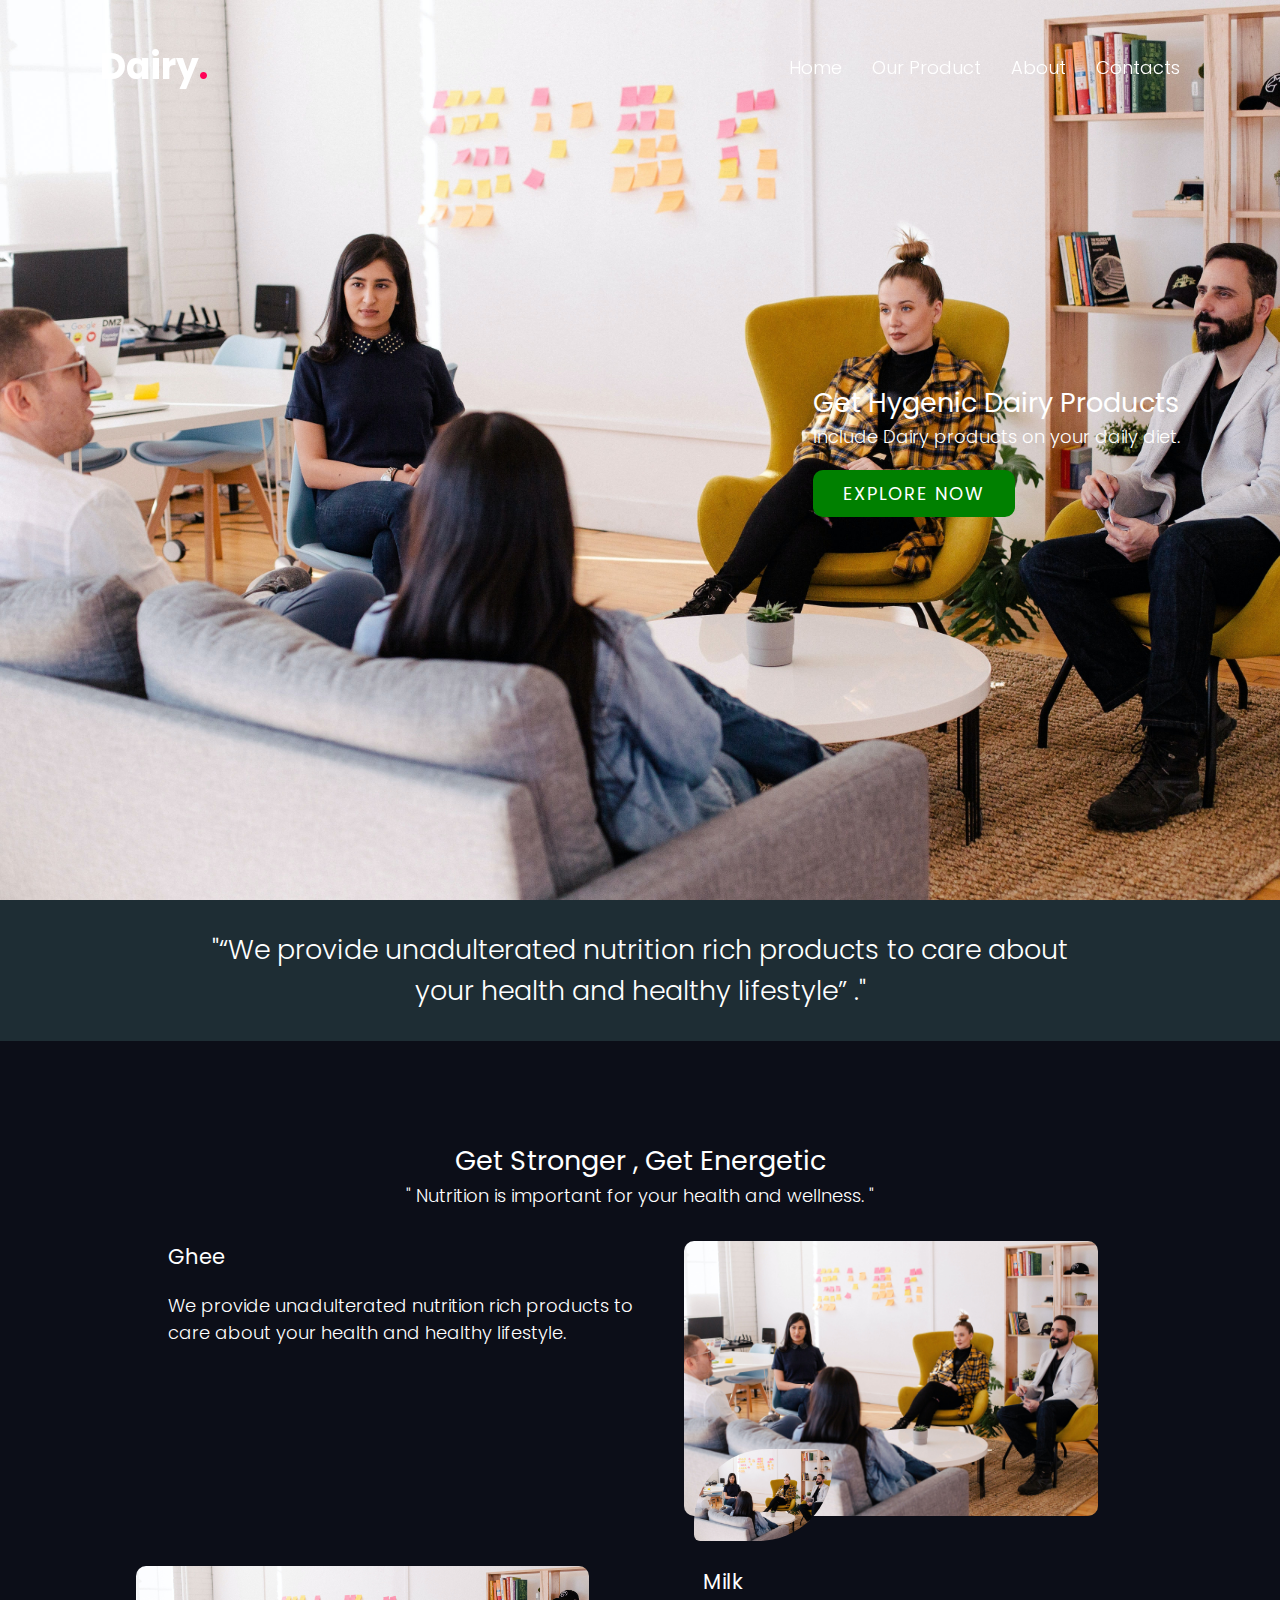
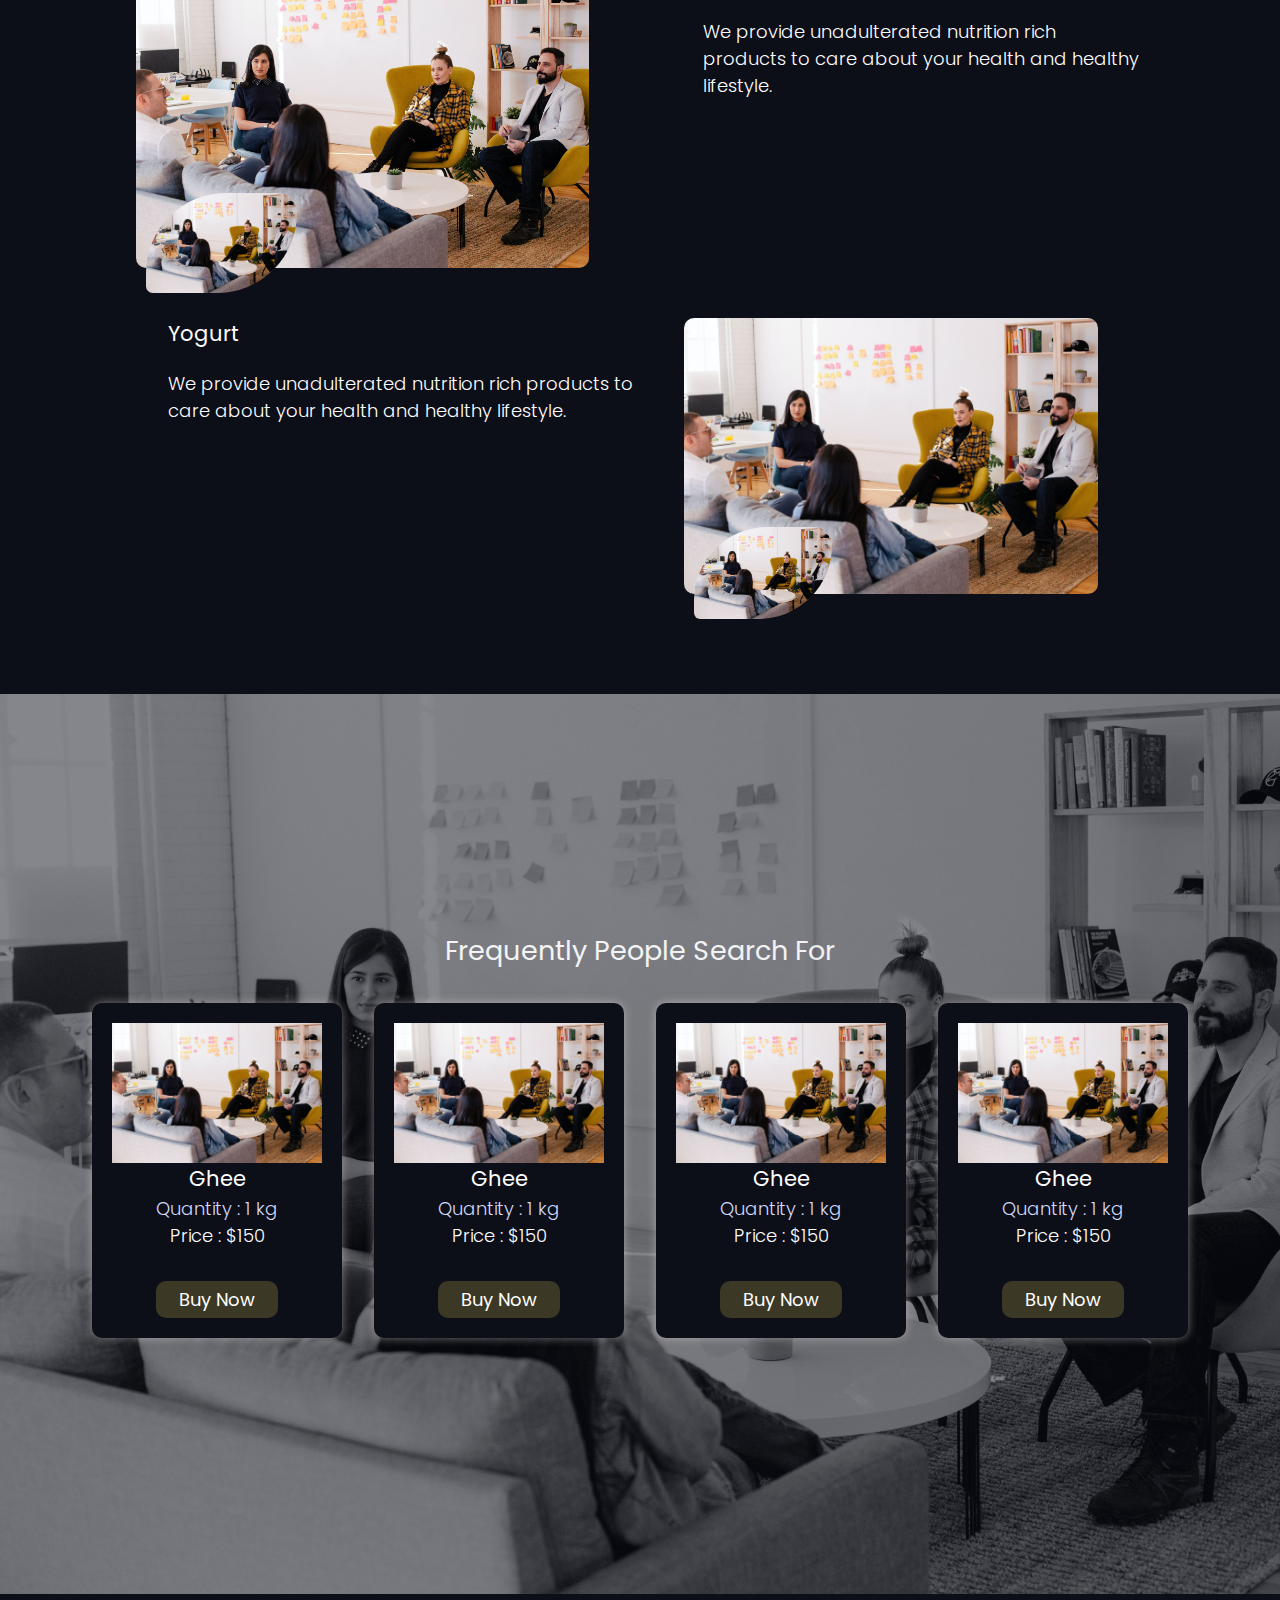
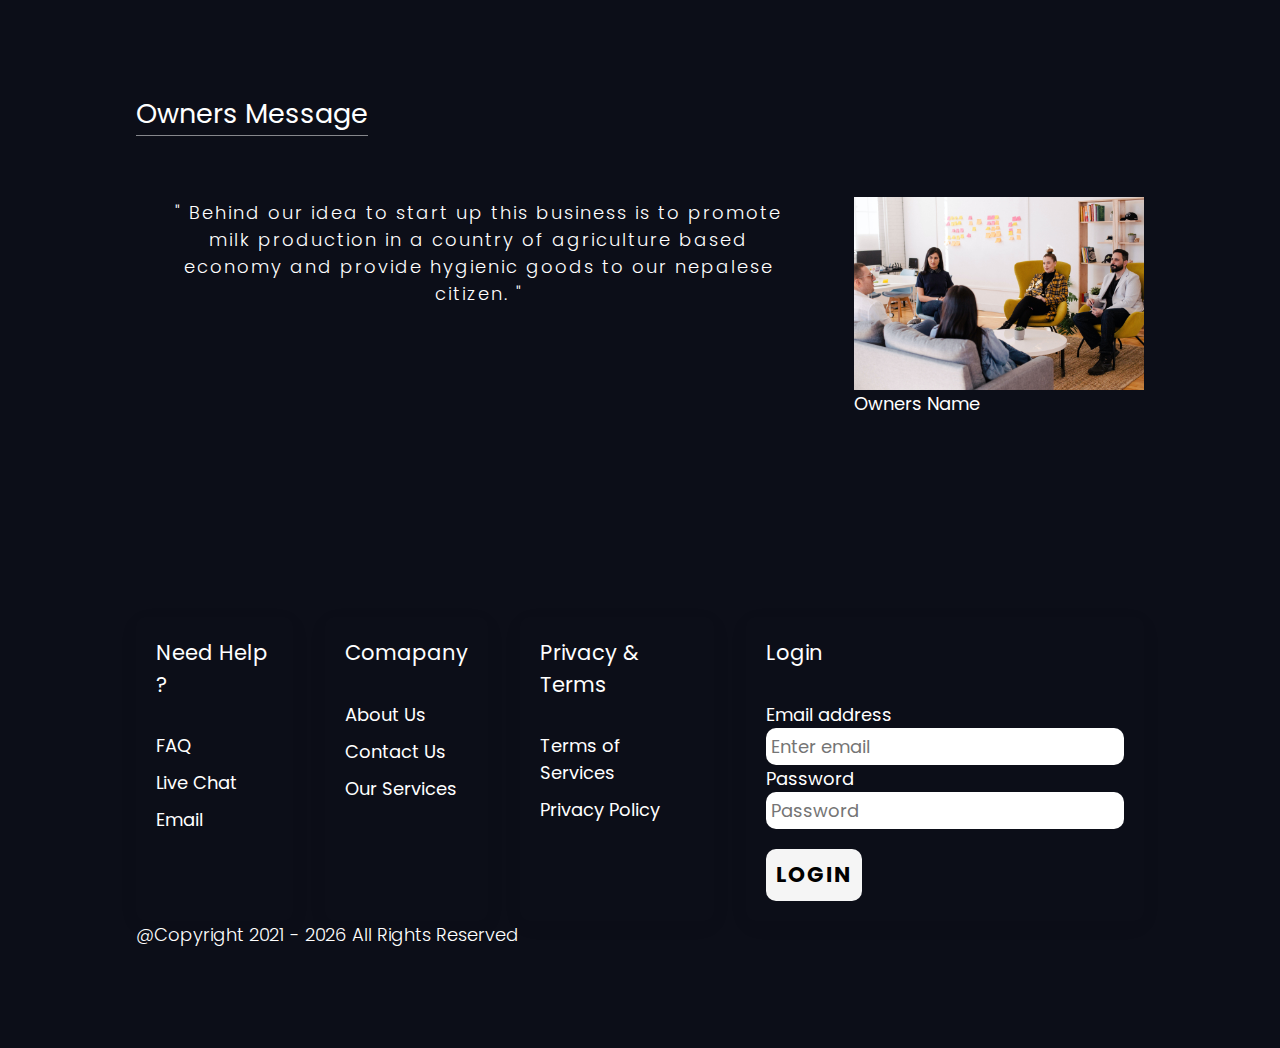
<file: dairy.html>
<!DOCTYPE html>
<html lang="en">
  <head>
    <meta charset="UTF-8" />
    <meta http-equiv="X-UA-Compatible" content="IE=edge" />
    <meta name="viewport" content="width=device-width, initial-scale=1.0" />
    <title>Dairy</title>
    <link rel="stylesheet" href="css/dairy.css" />
  </head>
  <body>
    <header>
      <a href="#" class="logo">Dairy<span>.</span></a>
      <div class="menuToggle" onclick="toggleMenu();">
          
      </div>
      <ul class="navigation">
        <li><a href="#banner" onclick="toggleMenu();">Home</a></li>
        <li><a href="#our_product" onclick="toggleMenu();">Our Product</a></li>
        <li><a href="#about" onclick="toggleMenu();">About</a></li>

        <!-- <li>
          <a href="#testimonials" onclick="toggleMenu();">Testimonials</a>
        </li> -->
        <li><a href="#contact" onclick="toggleMenu();">Contacts</a></li>
      </ul>
    </header>
    <section class="banner" id="banner">
      <div class="hero flex jc_ai">
        <div class="content jc_ai">
          <h2>Get Hygenic Dairy Products</h2>
          <p>
            Include Dairy products on your daily diet.
          </p>
          <a href="#" class="btn">Explore Now</a>
        </div>
        <!-- <div class="right_image">
          <div class="border-banner">
          <img class="clippath" src="./assets/img/banner-left.jpeg" alt="" />
          </div>
        </div> -->
       
      </div>
    </section>

    <!-- section for quote  -->
    <section class="quote bg-main" id="quote">
      <div class="quote-content">
        <p class="text-white w-50">
          "“We provide unadulterated nutrition rich products to care about your health and healthy lifestyle” ."
        </p>
      </div>
    </section>
<!-- section time line card side bt side -->
    <section class="service_timeline bg-dark" id="service">
        <div class="container ">
            <div class="row ">
            <div class="col-md-12 flex jc_ai">
                <div class="section-title  mb2">
                <h2 style="text-align: center;">Get Stronger , Get Energetic</h2>
                <p class="text-white">
                    " Nutrition is important for your health and wellness. "
                </p>
                </div>
            </div>
            </div>
            <div class="row timeline_hover">
            <div class="col-md-12">
                <div class="timeline flex">
                <div class="timeline-item flex jc_ac">
                    <div class="timeline-icon">
                    <i class="fa fa-cutlery"></i>
                    </div>
                    <div class="timeline-content w100">
                    <h3 class="pbe_20">
                        <a class="text-white text-none" href="#">
                        Ghee
                        </a>
                    </h3>
                    <p class="text-white">
                        We provide unadulterated nutrition rich products to care about your health and healthy lifestyle.
                    </p>
                    </div>
                    <!-- image with absolute position 2 image -->
                    <div class="timeline-image">
                    <img class="timeline_image_self_right" src="./assets/img/banner-left.jpeg" alt="" />
                    <img class="timeline_image_self_abs" src="./assets/img/banner-left.jpeg" alt="" />

                    </div>

                </div>
                
              </div>
              </div>
            </div>
            <!-- left -->
            <div class="row timeline_hover item_2" style="margin-top:50px;">
              <div class="col-md-12">
                  <div class="timeline flex">
                    <div class="timeline-image">
                      <img class="timeline_image_self_right" src="./assets/img/banner-left.jpeg" alt="" />
                      <img class="timeline_image_self_abs" src="./assets/img/banner-left.jpeg" alt="" />
  
                      </div>
                  <div class="timeline-item flex jc_ac">
                      <div class="timeline-icon">
                      <i class="fa fa-cutlery"></i>
                      </div>
                      <div class="timeline-content w100">
                      <h3 class="pbe_20">
                          <a class="text-white text-none" href="#">
                          Milk
                          </a>
                      </h3>
                      <p class="text-white">
                          We provide unadulterated nutrition rich products to care about your health and healthy lifestyle.
                      </p>
                      </div>
                      <!-- image with absolute position 2 image -->
                      <!-- <div class="timeline-image">
                      <img class="timeline_image_self_right" src="./assets/img/banner-left.jpeg" alt="" />
                      <img class="timeline_image_self_abs" src="./assets/img/banner-left.jpeg" alt="" />
  
                      </div> -->
  
                  </div>
                  
                </div>
                </div>
              </div>

              <div class="row timeline_hover item_2" style="margin-top:50px;">
                <div class="col-md-12">
                    <div class="timeline flex">
                      <!-- <div class="timeline-image">
                        <img class="timeline_image_self_right" src="./assets/img/banner-left.jpeg" alt="" />
                        <img class="timeline_image_self_abs" src="./assets/img/banner-left.jpeg" alt="" />
    
                        </div> -->
                    <div class="timeline-item flex jc_ac">
                        <div class="timeline-icon">
                        <i class="fa fa-cutlery"></i>
                        </div>
                        <div class="timeline-content w100">
                        <h3 class="pbe_20">
                            <a class="text-white text-none" href="#">
                            Yogurt
                            </a>
                        </h3>
                        <p class="text-white">
                            We provide unadulterated nutrition rich products to care about your health and healthy lifestyle.
                        </p>
                        </div>
                        <!-- image with absolute position 2 image -->
                        <div class="timeline-image">
                        <img class="timeline_image_self_right" src="./assets/img/banner-left.jpeg" alt="" />
                        <img class="timeline_image_self_abs" src="./assets/img/banner-left.jpeg" alt="" />
    
                        </div>
    
                    </div>
                    
                  </div>
                  </div>
                </div>
        </div>
        
    </section>

    <!-- product card 5 items in one row -->
    <section class="product_card bg-dark" id="product">
      <div class="container ">
        <div class="row">
          <div class="col-md-12 flex jc_ai">
            <div class="section-title  mb2">
              <h2>Frequently People Search For</h2>
              <!-- <p class="text-white">
                " Nutrition is important for your health and wellness. "
              </p> -->
            </div>
          </div>
        </div>
        <div class="row ">
          <div class="col-md-12">
            <div class="product_card_container flex jc_ac">
              <div class="product_card_item ">
                <div class="product_card_item_image">
                  <img src="./assets/img/banner-left.jpeg" alt="" />
                </div>
                <div class="product_card_item_content">
                  <h3>
                    <a class="text-white text-none flex jc_ai" href="#">
                      Ghee
                    </a>
                  </h3>
                  <p class="text-accent flex jc_ai">
                   <!-- quantity  -->
                   <!-- <span class="text-white"> -->
                    Quantity :
                    <!-- </span> -->
                     1 kg
                  </p>
                  <p class="text-white mb2 flex jc_ai">
                    <span class="text-white">
                      Price : $150
                    </span>
                  </p>
                  <a href="#" class="btn-warning text-white text-none flex jc_ai">Buy Now</a>
                </div>
              </div>
              <div class="product_card_item">
                <div class="product_card_item_image">
                  <img src="./assets/img/banner-left.jpeg" alt="" />
                </div>
                <div class="product_card_item_content">
                  <h3>
                    <a class="text-white text-none flex jc_ai" href="#">
                      Ghee
                    </a>
                  </h3>
                  <p class="text-accent flex jc_ai">
                   <!-- quantity  -->
                   <!-- <span class="text-white"> -->
                    Quantity :
                    <!-- </span> -->
                     1 kg
                  </p>
                  <p class="text-white mb2 flex jc_ai">
                    <span class="text-white">
                      Price : $150
                    </span>
                  </p>
                  <a href="#" class="btn-warning text-white text-none flex jc_ai">Buy Now</a>
                </div>
              </div>
              <div class="product_card_item">
                <div class="product_card_item_image">
                  <img src="./assets/img/banner-left.jpeg" alt="" />
                </div>
                <div class="product_card_item_content">
                  <h3>
                    <a class="text-white text-none flex jc_ai" href="#">
                      Ghee
                    </a>
                  </h3>
                  <p class="text-accent flex jc_ai">
                   <!-- quantity  -->
                   <!-- <span class="text-white"> -->
                    Quantity :
                    <!-- </span> -->
                     1 kg
                  </p>
                  <p class="text-white mb2 flex jc_ai">
                    <span class="text-white">
                      Price : $150
                    </span>
                  </p>
                  <a href="#" class="btn-warning text-white text-none flex jc_ai">Buy Now</a>
                </div>
              </div>
              <div class="product_card_item">
                <div class="product_card_item_image">
                  <img src="./assets/img/banner-left.jpeg" alt="" />
                </div>
                <div class="product_card_item_content">
                  <h3>
                    <a class="text-white text-none flex jc_ai" href="#">
                      Ghee
                    </a>
                  </h3>
                  <p class="text-accent flex jc_ai">
                   <!-- quantity  -->
                   <!-- <span class="text-white"> -->
                    Quantity :
                    <!-- </span> -->
                     1 kg
                  </p>
                  <p class="text-white mb2 flex jc_ai">
                    <span class="text-white">
                      Price : $150
                    </span>
                  </p>
                  <a href="#" class="btn-warning text-white text-none flex jc_ai">Buy Now</a>
                </div>
              </div>
            </div>
          </div>
        </div>
      </div>
    </section>
<!-- owners message -->
<section class="owners_message bg-dark" id="owners_message">
  <div class="container">
    <div class="row">
      <div class="col-md-12 flex jc_ac">
        <div class="section-title  mb2">
          <h2 style="border-bottom: 1px solid rgba(255, 255, 255, 0.5);">Owners Message</h2>
          <!-- <p class="text-white">
            " Nutrition is important for your health and wellness. "
          </p> -->
        </div>
      </div>
    </div>
    <div class="row">
      <div class="col-md-12">
        <div class="owners_message_container flex jc_ac">
          <div class="owners_message_item flex">
            <div class="owners_message_item_content">
              <h3>
                <!-- <a class="text-white text-none" href="#">
                  Owners Message
                </a> -->
              </h3>
              <p class="text-white ls_p">
                " Behind our idea to start up this business is to promote milk production in a country of agriculture based economy and provide hygienic goods to our nepalese citizen. "
              </p>
            </div>
            <div class="owners_message_item_image w80">
              <img style="margin-top: 10%;" class="w65" src="./assets/img/banner-left.jpeg" alt="" />
              <h4 class="text-white">Owners Name</h4>
            </div>
            
          </div>    
</section>

    <!-- section footer 4 colums with login form -->
    <section class="footer_main" id="footer">
        <!-- 4 column footer -->
        <div class="container footer_container">
            <div class="footer_list flex js_ai">
              <!-- div col 1 -->
              <div class="footer_item flex jc_sa gap">
                <div class="footer_item_content flex js_ai">
                  <h3 class="footer_item_title text-white">
                     Need Help ?
                  </h3>
                  <ul>
                    <li>FAQ</li>
                    <li>Live Chat</li>
                    <li>Email</li>
                  </ul>
                </div>
              <!-- div col 2 -->
              <div class="footer_item_content flex js_ai gap">
                <h3 class="footer_item_title text-white">
                   Comapany
                </h3>
                <ul>
                  <li>About Us</li>
                  <li>Contact Us</li>
                  <li>Our Services</li>
                </ul>
              </div>
              <!-- div col 3 -->
              <div class="footer_item_content flex js_ai gap">
                <h3 class="footer_item_title text-white">
                   Privacy & Terms
                </h3>
                <ul>
                  <li>Terms of Services</li>
                  <li>Privacy Policy</li>
                  
                </ul>
              </div>
              <!-- div col 4 login form -->
              <div class="footer_item_content flex js_ai gap">
                <h3 class="footer_item_title_login text-white">
                   Login
                </h3>
                <form>
                  <div class="form-group">
                    <label for="exampleInputEmail1" class="text-white">Email address</label><br />
                    <input type="email" class="form-control mail_pwd" id="exampleInputEmail1" aria-describedby="emailHelp" placeholder="Enter email">
                    
                  </div>
                  <div class="form-group">
                    <label for="exampleInputPassword1" class="text-white">Password</label><br/>
                    <input type="password" class="form-control mail_pwd" id="exampleInputPassword1"  placeholder="Password">
                    
                  </div>
                  <!-- <div class="form-group">
                    <label for="exampleInputPassword1" class="text-white">Password</label>
                    <input type="password" class="form-control" id="exampleInputPassword1" placeholder="Password">
                  </div> -->
                  
                  <button type="submit" class="btn btn-primary">Login</button>
                </form>
              </div>
              <!-- ends -->
            </div>
        </div>
        <!-- copyright -->
        <div class="copyright">
            <p class="text-white">
              @Copyright 2021 -  
              <!-- copyright using js current year date -->
              <span id="year" class="text-white"></span>
              All Rights Reserved
              </p>
              </div>
      </section>
    <script src="./js/script.js"></script>

  </body>
</html>
</file>
<file: css/dairy.css>
/* -------------------------- */
/* Custom Properties */
/* -------------------------- */

/* imports */
@import url('https://fonts.googleapis.com/css?family=Poppins:200,300,400,500,600,700,800,900&display=swap');

:root{
  --clr-dark: 230 35% 7%;
  --clr-light: 231 77% 90%;
  --clr-white: 0 0% 100%;
  /* --clr-primary: #ff5c5c; */
    --clr-primary: #1E2D34;
    --clr-secondary: #fff;
    --clr-blue: 230 68.45% 60.38%;
  /* font-sizes */

  --fs-900: 9.375rem;
  --fs-800: 6.25rem;
  --fs-700: 3.5rem;
  --fs-600: 2rem;
  --fs-500: 1.75rem;
  --fs-400: 1.125rem;
  --fs-300: 1rem;
  --fs-200: 0.875rem;

  /* font families */

  --ff-serif: "Bellefair",serif;
  --ff-sans-cond: "Barlow Condensed", sans-serif;
  --ff-sans-normal: "Barlow", sans-serif;


  /* gap */
  --gap: 2rem;



}

/* -------------------------- */
/* Reset */
/* -------------------------- */

/* https://piccalil.li/blog/a-modern-css-reset/ */

/* Box sizing */
*,
*::before,
*::after{
  /* box-sizing:border-box; */
  margin: 0;
  padding: 0;
  box-sizing: border-box;
  font-family: 'Poppins', sans-serif;
  scroll-behavior: smooth;
}

/* Reset Margin */

body,
h1,
h2,
h3,
h4,
h5,
p,
figure,
picture{
  margin: 0;
}

h1,
h2,
h3,
h4,
h5,
p{
  font-weight: 400;
}
/* set up the body */
body{
  font-family: var(--ff-sans-normal);
  font-size: var(--fs-400);
  background: hsl(var(--clr-dark));
  color: hsl(var(--clr-white));
  line-height: 1.5;
  min-height:100vh;
}

/* make images easier to work with */
img,
picture{
  max-width: 100%;
  display: block;
}

/* make form elements easier to work with */
input,
button,
textarea,
select{
  font: inherit;
}

/* remove animations for people who have turned them off */

@media (prefers-reduced-motion: reduce){
  *,
  *::before,
  *::after{
    animation-duration: 0.01ms !important;
    animation-iteration-count: 1 !important;
    transition-duration: 0.01ms !important;
    scroll-behavior: auto !important;
  }
}


/* -------------------------- */
/* Utility Classes */
/* -------------------------- */

/* margins */
.mb2{
  margin-bottom: var(--gap, 1rem);
}

/* widths */
.w100{
  width: 100%;
}
.w95{
  width: 95%;
}
.w90{
  width: 90%;
}
.w80{
  width: 80%;
}
.w75{
  width: 75%;
}
.w66{
  width: 66%;
}

.flex{
  display:flex;
  gap: var(--gap, 1rem);
}

/* paddings */
.pbe_20{
  padding-block-end: 20px;
}
/* justify contents && align contents */
.jc_ac, .ji_ai{
  /* justify-content:space-around;
  align-content:space-around; */
  place-content: space-around;
}

.jc_ac, .ji_ai{
  place-content: space-between;
}


.grid{
  display: grid;
  gap: var(--gap, 1rem);
}

.container{
  /* padding: 0 2em;  instead of this we can write padding-inline for x-axis left, right */
  padding-inline: 2em;
  max-width: 80rem;
  margin-inline: auto; /* only left and right */

}
/* screen reader only, hides from screen but still remains in dom but display none removes elements from dom  */
.sr-only{
  position: absolute;
  width: 1px;
  height: 1px;
  padding: 0;
  margin: -1px;
  overflow: hidden;
  clip: rect(0,0,0,0);
  white-space: nowrap; /*added line */
  border: 0;
}


/* colors */

.bg-dark{background-color: hsl(var(--clr-dark));}
.bg-accent{background-color: hsl(var(--clr-light));}
.bg-white{background-color: hsl(var(--clr-white));}
.bg-primary{background-color: hsl(var(--clr-primary));}

.text-dark{color: hsl(var(--clr-dark));}
.text-accent{color: hsl(var(--clr-light));}
.text-white{color: hsl(var(--clr-white));}
.text-none{text-decoration:none;}


/* typography utility classes */
.ff-serif{font-family: var(--ff-serif);}
.ff-cond{font-family: var(--ff-sans-cond);}
.ff-normal{font-family: var(--ff-sans-normal);}

.letter-spacing-1 {letter-spacing: 4.75px;}
.letter-spacing-2 {letter-spacing: 2.7px;}
.letter-spacing-3 {letter-spacing: 2.35px;}

.uppercase{ text-transform: uppercase;}

.fs-900{font-size: var(--fs-900);}
.fs-800{font-size: var(--fs-800);}
.fs-700{font-size: var(--fs-700);}
.fs-600{font-size: var(--fs-600);}
.fs-500{font-size: var(--fs-500);}
.fs-400{font-size: var(--fs-400);}
.fs-300{font-size: var(--fs-300);}
.fs-200{font-size: var(--fs-200);}

/* font-weight */
.fw-900{font-size: var(--fw-900);}
.fw-800{font-size: var(--fw-800);}
.fw-700{font-size: var(--fw-700);}
.fw-600{font-size: var(--fw-600);}
.fw-500{font-size: var(--fw-500);}
.fw-400{font-size: var(--fw-400);}
.fw-300{font-size: var(--fw-300);}
.fw-200{font-size: var(--fw-200);}

.fs-900,
.fs-800,
.fs-700,
.fs-600{
  line-height: 1.1;
}

.text-white{
  color: white;
}
.bg-primary{
  background-color: #f14668;
  padding: .5em 0;
}

.bg-main{
    background: #1E2D34 ;
}

.ml-2{
  margin-left: 2em;
}
.text-wt{
  color:white;
}

/* for justify-content & align-items: center */
.jc_ai{
    /* display: flex; */
    justify-content: center;
    align-items: center;
}

/* nav , banner, about us */
p{
    font-weight: 300;
    color: #111;
}
.banner{
    position: relative;
    width: 100%;
    min-height: 100vh;
    display: flex;
    /* justify-content: center; */
    justify-content: flex-end;

    align-items: center;
    background: url(../assets/img/banner-left.jpeg);
    background-size: cover;
}
.banner .content {
    max-width: 500px;
    text-align: left;
    }
.banner .content h2{
    /* font-size: 5em; */
    font-size: 1.5em;

    color: #fff;
}
.banner .content p{
    font-size: 1em;
    color: #fff;
}
.btn{
    font-size: 1em;
    color: #fff;
    /* background: #ff0157; */
    background: green;
    display: inline-block;
    padding: 10px 30px;
    margin-top: 20px;
    text-transform: uppercase;
    text-decoration: none;
    letter-spacing: 2px;
    transition: 0.5s;
    border-radius:10px;
}
.btn-warning{
    background: #3b3826;
    padding:5px;
    border-radius: 10px;
    
}
.btn:hover{
letter-spacing: 6px;
}
header{
    position: fixed;
    top: 0;
    left: 0;
    width: 100%;
    padding: 40px 100px;
    z-index: 10000;
    display: flex;
    justify-content: space-between;
    align-items: center;
    transition: 0.5s;
}
/* from event listener header with class name sticky */
header.sticky{
    background: #fff;
    padding: 10px 100px;
    box-shadow: 0 5px 20px rgba(0,0,0,0.05);
}
header .logo{
    color: #fff;
    font-weight: 700;
    font-size: 2em;
    text-decoration: none;
}
header.sticky .logo {
    color: #111;
}
header .logo span{
    color: #ff0157;
}
/* header .sticky .logo span{
    color: #ff0157;
}  */
header .navigation{
position: relative;
display: flex;
}
header .navigation li {
    list-style: none;
    margin-left: 30px;
}
header .navigation li a {
    text-decoration: none;
    color: #fff;
    font-weight: 300;
}
header.sticky .navigation li a{
    color: #111;
}
header .navigation li a:hover{
color: #ff0157;
}
/* for about */
section{
    padding: 100px;
    background: hsl(var(--clr-primary));
}
/* for dairy */
.quote{
    font-size: 1.5em;
    font-weight: 700;
    color: #fff;
    text-align: center;
    padding: 30px 0 !important;
}
.w-50{
    width: 70%;
    margin: auto;
}

.timeline-image{
  width:95%;
  position: relative;
}
.timeline_image_self_right{
  width:90%;
  border-radius:10px;

}
.timeline_image_self_abs{
  position: absolute;
/* top: 20px; */
width: 30%;
bottom: -25px;
left: 10px;
border-radius: 180px 45px 180px 15px;
};

.item_2{
  margin-top: 50px;
}

/* hover box shadow  */
.timeline_hover:hover{
  box-shadow: 0 0 10px rgba(0,0,0,0.5);
  background: #1E2D34;
  padding: 20px;
  transition: 0.5s;
  cursor: pointer;
}


/* for card */
.product_card{
  position: relative; 
  height: 100vh;
  width: 100%;
  display: flex;
  align-items: center;
  justify-content: center;
  
}
.product_card::before{
      content: "";
      background-image: url('../assets/img/banner-left.jpeg');
      background-size: cover;
      position: absolute;
      top: 0px;
      right: 0px;
      bottom: 0px;
      left: 0px;
      opacity: 0.75;
}

.product_card::before{
  filter: grayscale(100%);
  opacity: .5;
}
.product_card_item{
  margin-bottom: 20px;
  background: hsl(var(--clr-dark));
  padding: 20px;
  border-radius: 10px;
  box-shadow: 0 0 10px rgba(0,0,0,0.5);
  width: 250px;
  display: flex;
  justify-content: center;
  flex-direction: column;
  align-items: center;
  transition: 0.5s;
  box-shadow: 0 0 10px rgba(224, 217, 217, 0.5);
  position: relative;
  z-index: 1;
}
.product_card_item:hover{
  box-shadow: 0 0 10px rgba(0,0,0,0.5);
  background: #1E2D34;
  padding: 20px;
  transition: 0.5s;
  cursor: pointer;
}

.ls_p{
  /* font-size: 1.5em;
  font-weight: 700; */
  color: #fff;
  text-align: center;
  /* padding: 30px 0 !important; */
  padding: 31px;
  letter-spacing: 2px;
}
/* .product_card{
  position: relative;
} */
/* .product_card::before{
  content: '';
  background-image: url('../assets/img/banner-left.jpeg');
  position: absolute;
  top: 0;
  left: 0;
  width: 100%;
  height: 100%;
  
  border-radius: 10px;
  opacity: 0;
  transition: 0.5s;
} */


/* for dairy */


/* clippath for banner top image */
.clippath{
        border-left: 10px solid green;
        border-radius: 280px 2px 0px 290px;
}

/* Our Services */
.services .title{
    /* font-size: 2em; */
    /* font-weight: 700; */
    /* text-transform: uppercase; */
    margin-bottom: 30px;
    flex-direction: column;
}
.service{
    background: white;
    border-radius: 10px;
    flex-direction: column;

}
.services .title > h2{
    font-size: 2em;
    font-weight: 700;
    text-transform: uppercase;
}
.left_quote{
    color:green;
    font-size: var(--fs-500);
    font-weight: var(--fw-900);
}

.logo_services{
    border-radius: 100%;
    /* filter: drop-shadow(4px 4px 4px rgba(0, 0, 0, 0.25)); */
}
.services_desc,
.choose_desc{
    padding:2px 20px;
}
.s_icon{
    margin-top: 5px;
}

/* Our Services end*/


/* why choose us */
.why_choose_us_item{
    background: white;
    border-radius: 10px;
    flex-direction: column;
    margin-bottom: 30px;
}
.mb-5{
    margin-bottom: 50px;
}


/* testimonial */

.testimonial_banner_img{
    background: url('../assets/img/banner-left.jpeg');
    background-size: cover;
    background-position: center;
    background-repeat: no-repeat;
    height: 50vh;
    width: 100%;
    position: relative;
    display: flex;
    justify-content: center;
    align-items: center;  
    position:relative;
    border-radius: 10px;
}

.testimonial_b2{
  width:170px;
  height:200px;
  position:absolute;
  right: 10px;
  bottom:-60px;
  /* object-fit: contain; */
  border-radius: 20px;
}
.testimonial_desc{
    margin-bottom: 15px;
    border-radius: 10px;
    box-shadow: 0 5px 20px rgba(0,0,0,0.05);
}

.testimonials_list{
  margin-top: 70px !important;
  background: #fff;
  border-radius: 10px;
  box-shadow: 0 5px 20px rgba(0,0,0,0.05);
  padding: 20px;
  width: 50%;
  margin: auto;
  /* height: 30%; */
}
.testimonial_content{
  display: flex;
  justify-content: center;
  align-items: center;
  /* width: 50%; */
  flex-direction: column;
}


/* our story */
.out_story{
    /* background: url('../assets/img/banner-left.jpeg') no-repeat  right; */
    /* border-radius: 10px;
    flex-direction: column; */
    /* margin-bottom: 30px; */
    /* width: 100%;
    height: 100%; */
    position: relative; 
    height: 100vh;
    width: 100%;
    display: flex;
    align-items: center;
    justify-content: center;
    
}
/* .scroll_horizontal_card::before{
    content: '';
    background: url('../assets/img/banner-left.jpeg') no-repeat  right;
    position: absolute;
    top: 0;
    left: 0;
    width: 100%;
    height: 100%;
   
    border-radius: 10px;
    opacity: 0.5;
    -webkit-filter: grayscale(100%);
    filter: grayscale(100%) blur(5px);
    
} */
.out_story_list{
    margin-top: 70px !important;
    background: rgba(255, 255, 255, 0.664);
    border-radius: 10px;
    box-shadow: 0 5px 20px rgba(0,0,0,0.05);
    padding: 20px;
    width: 50%;
    /* margin: auto; */
    /* height: 30%; */
}
.out_story_container{
  /* border: 1px solid #ccc; */
}
.out_story_item{
  flex-direction: column;
}
.our_story_title{
  background: #f5f5f5f6;
  border-radius: 10px;
  padding: 20px;
  width: fit-content;
  position: relative;
  /* top: -30px; */
  top:90px;
  left:-18px;
}
.our_story_imag{
  width: 100%;
  height: 100%;
  object-fit: contain;
  border-radius: 10px;
  position: relative;
  opacity: .75 ;
}


/* footer */
.footer_item_content{
    padding: 20px;
    border-radius: 10px;
    box-shadow: 0 5px 20px rgba(0,0,0,0.05);
    flex-direction: column;
}
.footer_item_content ul li{
    list-style: none;
    margin-bottom: 10px;

}

.mail_pwd{
    padding: 5px;
    border-radius:10px;
    outline:none;
    border:none;
}
.btn-primary{
    background: #f5f5f5;
    border-radius: 10px;
    padding: 10px;
    border: none;
    outline: none;
    color: #000;
    font-weight: 700;
    font-size: 1.2em;
    cursor: pointer;
}


/* media for toggle */
@media (max-width:991px){
  header, header.sticky{
      /* position: fixed;
      top: 0;
      left: 0;
      width: 100%; */
      padding: 10px 20px;
  }
  header .navigation{
      display: none;
  }
  header .navigation.active{
      width: 100%;
      height: calc(100% - 68px);
      position: fixed;
      top: 68px;
      left: 0;
      display: flex;
      justify-content: center;
      align-items: center;
      flex-direction: column;
      background: #fff;
  }
  header .navigation li {
      /* list-style: none; */
      margin-left: 0;
  }
  header .navigation li a{
      color: #111;
     font-size: 1.6em;
  }
.menuToggle{
position: relative;
width: 40px;
height: 40px;
background: url(./images/menu.jpg);
background-size: 30px;
background-repeat: no-repeat;
background-position: center;
cursor: pointer;
background:#fff;
border-radius: 20px 20px;
  }
  .menuToggle.active{
      background: url(./images/close.png);
background-size: 25px;
background-repeat: no-repeat;
background-position: center;
background:rgb(241, 240, 240);
border-radius: 20px 20px;
  }
  header.sticky .menuToggle{
      filter: invert();
  }
  section{
      padding: 20px;
  }
  .banner .content h2{
      font-size: 3em;
      color: #fff;
  }
  .row{
      /* position: relative;
      width: 100%;
      display: flex;
      justify-content: space-between; */
      flex-direction: column;
  }
  .row .col50{
      position: relative;
      width: 100%;
  }
  .row .col50 .imgBx{
      height: 300px;
      margin-top: 20px;
  }
  .menu .content{
      margin-top: 20px;
  }
  .menu .content .box{
      margin: 10px;
  }
  .menu .content .box .imgBx{
      height: 260px;
  }
  .title{
      /* flex-direction: column; */
      text-align: center;
  }
  .titleText{
      font-size: 1.8em;
      line-height: 1.5em;
      margin-bottom: 15px;
      font-weight: 300;
  }
  .testimonials .content .box{
      margin: 10px;
      padding: 20px;
  }
  .contactForm{
      padding: 35px 40px;
      margin-top: 20px;
      margin-bottom: 30px;
  }

}
@media (max-width:480px){
  .banner .content h2{
      font-size: 2.2em;
  }
}
</file>
